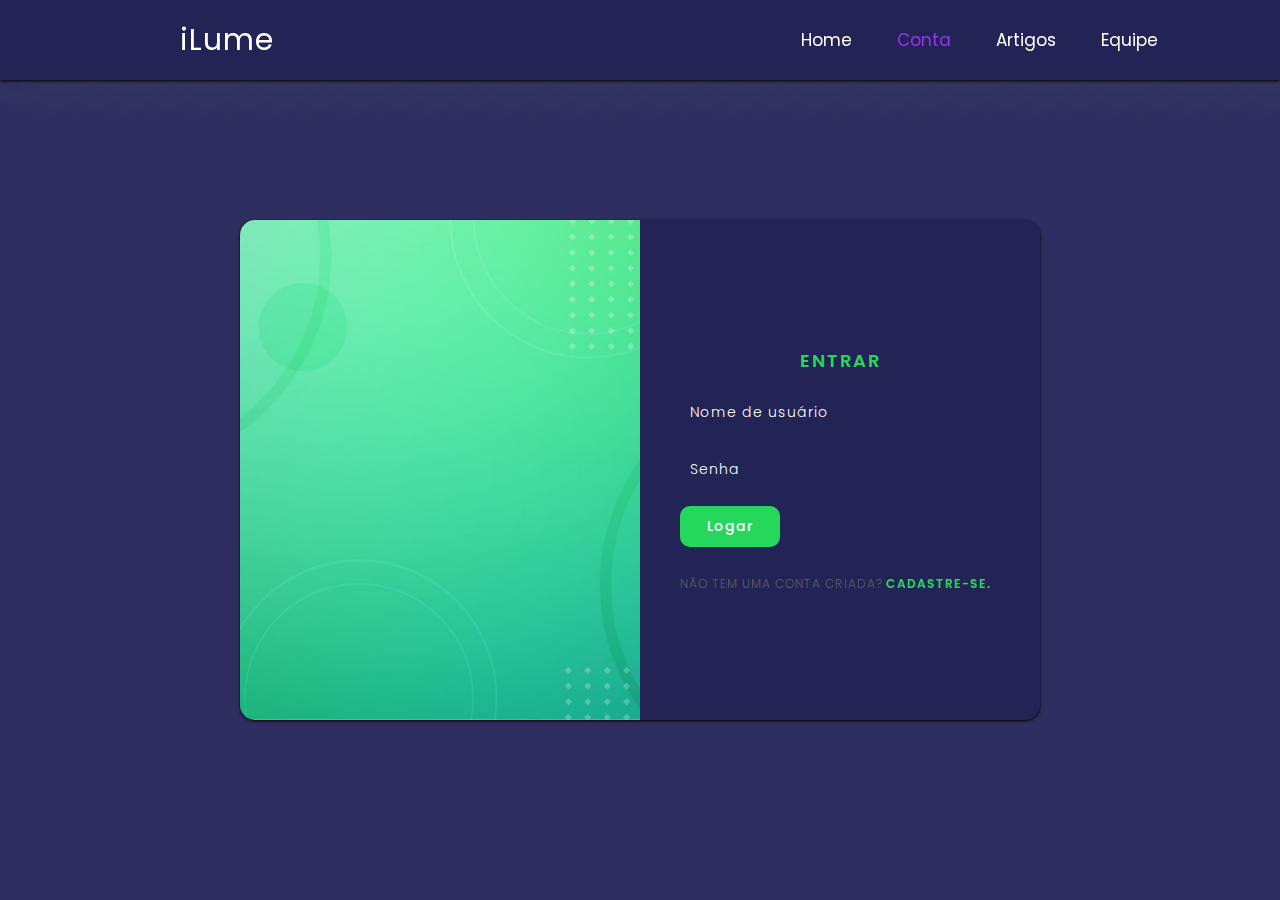
<file: conta.html>
<html>
<head>
  <meta charset="utf-8"> 
  <title> Conta </title>
  <link rel="stylesheet" href="_css/header.css">
  <link rel="stylesheet" href="_css/background.css">
  <link rel="stylesheet" href="_css/conta.css">
  <script src="_js/conta.js"></script>
</head>
<body>

<!-- Cabeçalho -->

<div class="nav">
  <div class="logo"> iLume </div>
  <div class="menu">
    <ul>
      <li><a href="index.html"> Home </a></li>
      <li><a href="#" style="color:#9932F5"> Conta </a></li>
      <li><a href="artigos.html"> Artigos </a></li>
      <li><a href="equipe.html"> Equipe </a></li>
    </ul>
  </div>
</div>

<!-- Registrar -->

<container>
  <div class="container">
    <div class="user reg">
      <div class="imgBx"><img src="_gallery/registrar.jpeg"></div>
      <div class="formBx">
        <div>
          <h2> Entrar </h2>
          <input type="text" id="reguser" placeholder="Nome de usuário">
          <input type="password" id="regpass" placeholder="Senha">
            <input type="button" value="Logar" onclick="registrar()">
            <p class="signup"> Não tem uma conta criada? <a href="#" onclick="toggleForm()"> Cadastre-se. </a></p>
        </div>
      </div>
    </div>

<!-- Cadastrar -->

  <div class="user cad">
      <div class="formBx">
        <div>
          <h2> Criar uma conta </h2>
          <input type="text" id="caduser" placeholder="Nome de usuário">
          <input type="text" id="email" placeholder="Endereço de email">
          <input type="password" id="cadpass" placeholder="Crie sua senha">
          <input type="password" id="cadfirm" placeholder="Confirme sua senha">
            <input type="button" value="Cadastrar" onclick="cadastrar()">
            <p class="signup"> Já tem uma conta criada? <a href="#" onclick="toggleForm()"> Entre. </a></p>
        </div>
      </div>
      <div class="imgBx"><img src="_gallery/cadastrar.jpeg"></div>
  </div>
  </div>
</container>

<!-- Luzes -->

<div class="parallax">
    <div class="luzes">
      <span style="--i:11;"></span>
      <span style="--i:12;"></span>
      <span style="--i:24;"></span>
      <span style="--i:10;"></span>
      <span style="--i:14;"></span>
      <span style="--i:23;"></span>
      <span style="--i:18;"></span>
      <span style="--i:16;"></span>
      <span style="--i:19;"></span>
      <span style="--i:20;"></span>
      <span style="--i:22;"></span>
      <span style="--i:25;"></span>
      <span style="--i:18;"></span>
      <span style="--i:21;"></span>
      <span style="--i:15;"></span>
      <span style="--i:13;"></span>
      <span style="--i:26;"></span>
      <span style="--i:17;"></span>
      <span style="--i:13;"></span>
      <span style="--i:26;"></span>
      <span style="--i:11;"></span>
      <span style="--i:12;"></span>
      <span style="--i:24;"></span>
      <span style="--i:10;"></span>
      <span style="--i:14;"></span>
      <span style="--i:23;"></span>
      <span style="--i:18;"></span>
      <span style="--i:16;"></span>
      <span style="--i:19;"></span>
      <span style="--i:20;"></span>
      <span style="--i:22;"></span>
      <span style="--i:25;"></span>
      <span style="--i:18;"></span>
      <span style="--i:21;"></span>
      <span style="--i:15;"></span>
      <span style="--i:13;"></span>
      <span style="--i:26;"></span>
      <span style="--i:17;"></span>
      <span style="--i:13;"></span>
      <span style="--i:26;"></span>
    </div>
</div>

</body>
</html>
</file>
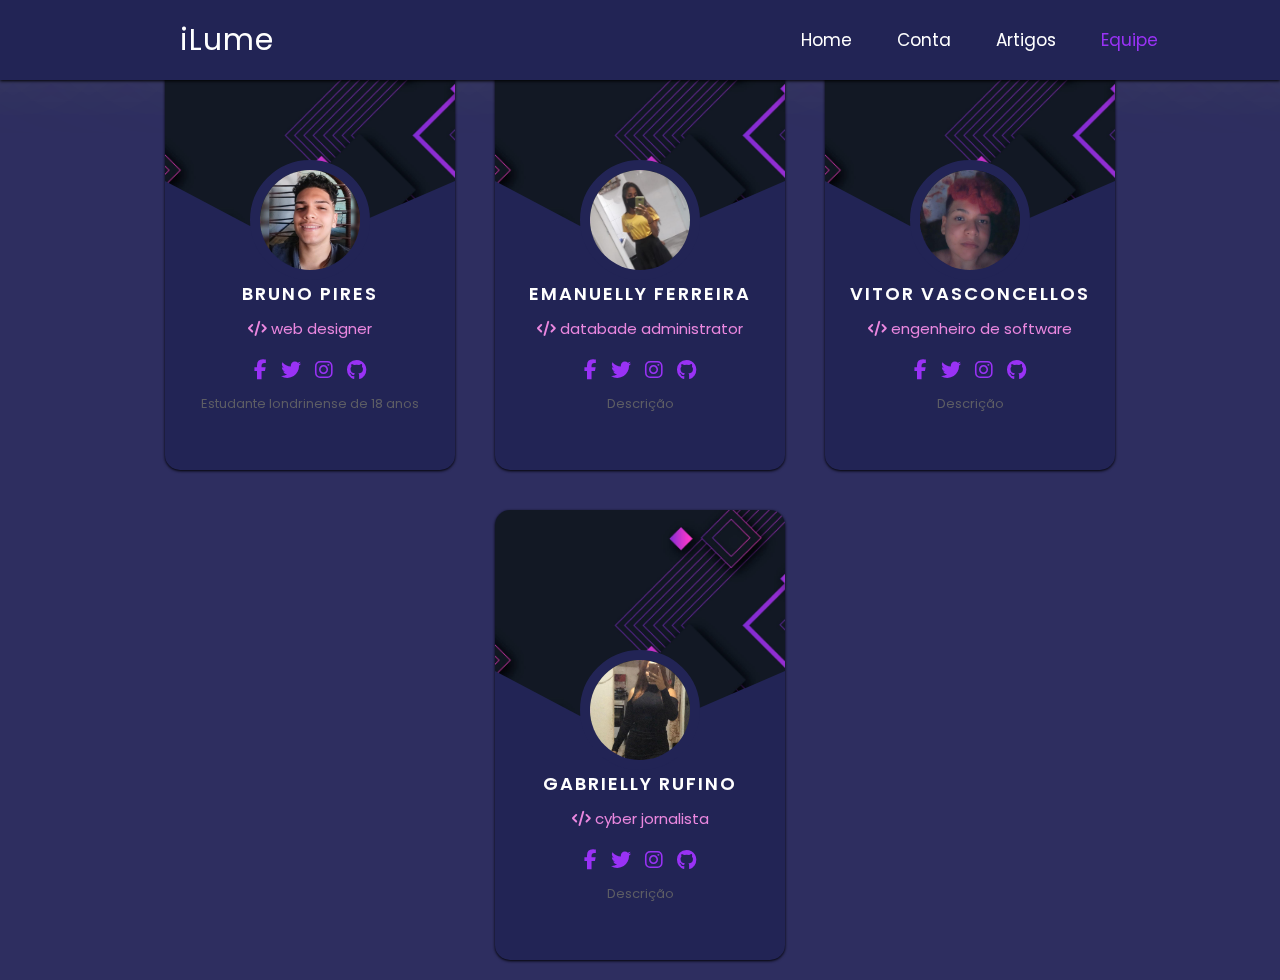
<file: equipe.html>
<html>
<head>
  <meta charset="utf-8"> 
  <title> Equipe </title>
  <link rel="stylesheet" href="_css/header.css">
  <link rel="stylesheet" href="_css/background.css">
  <link rel="stylesheet" href="_css/equipe.css">
  <link rel="stylesheet" href="https://cdnjs.cloudflare.com/ajax/libs/font-awesome/6.1.1/css/all.min.css">
</head>
<body>
    
<!-- Cabeçalho -->

<div class="nav">
  <div class="logo"> iLume </div>
  <div class="menu">
    <ul>
      <li><a href="index.html"> Home </a></li>
      <li><a href="conta.html" > Conta </a></li>
      <li><a href="artigos.html"> Artigos </a></li>
      <li><a href="#" style="color:#9932F5"> Equipe </a></li>
    </ul>
  </div>
</div>
    
<!-- Cartão - Bruno -->
    
<section class="container">

<div class="card">
<div class="imagem"> <img src="_gallery/imagem.jpeg" alt=""> </div>
  <div class="foto"> <img src="_gallery/foto1.jpg" alt=""> </div>
    <div class="info">
       <h3> Bruno Pires </h3> <span><i class="fas fa-code"></i> web designer </span>
        <div class="ícones">
          <a href="#" class="fab fa-facebook-f"></a>
          <a href="#" class="fab fa-twitter"></a>
          <a href="#" class="fab fa-instagram"></a>
          <a href="#" class="fab fa-github"></a>
        </div>
      <p> Estudante londrinense de 18 anos </p>
    </div>
</div>
    
<!-- Cartão - Emanuelly -->
    
<div class="card">
<div class="imagem"> <img src="_gallery/imagem.jpeg" alt=""> </div>
  <div class="foto"> <img src="_gallery/foto2.jpg" alt=""> </div>
    <div class="info">
      <h3> Emanuelly Ferreira </h3> <span><i class="fas fa-code"></i> databade administrator </span>
        <div class="ícones">
          <a href="#" class="fab fa-facebook-f"></a>
          <a href="#" class="fab fa-twitter"></a>
          <a href="#" class="fab fa-instagram"></a>
          <a href="#" class="fab fa-github"></a>
        </div>
      <p> Descrição </p>
    </div>
</div>
    
<!-- Cartão - Vitor -->
    
<div class="card">
  <div class="imagem"> <img src="_gallery/imagem.jpeg" alt=""> </div>
    <div class="foto"> <img src="_gallery/foto3.jpg" alt=""> </div>
      <div class="info">
        <h3> Vitor Vasconcellos </h3> <span><i class="fas fa-code"></i> engenheiro de software </span>
          <div class="ícones">
            <a href="#" class="fab fa-facebook-f"></a>
            <a href="#" class="fab fa-twitter"></a>
            <a href="#" class="fab fa-instagram"></a>
            <a href="#" class="fab fa-github"></a>
          </div>
        <p> Descrição </p>
      </div>
</div>
    
<!-- Cartão - Gabrielly -->
    
<div class="card">
  <div class="imagem"> <img src="_gallery/imagem.jpeg" alt=""> </div>
    <div class="foto"> <img src="_gallery/foto4.jpg" alt=""> </div>
      <div class="info">
        <h3> Gabrielly Rufino </h3> <span><i class="fas fa-code"></i> cyber jornalista </span>
          <div class="ícones">
            <a href="#" class="fab fa-facebook-f"></a>
            <a href="#" class="fab fa-twitter"></a>
            <a href="#" class="fab fa-instagram"></a>
            <a href="#" class="fab fa-github"></a>
          </div>
        <p> Descrição </p>
      </div>
</div>
    
<!-- Luzes -->

<div class="parallax">
    <div class="luzes">
      <span style="--i:11;"></span>
      <span style="--i:12;"></span>
      <span style="--i:24;"></span>
      <span style="--i:10;"></span>
      <span style="--i:14;"></span>
      <span style="--i:23;"></span>
      <span style="--i:18;"></span>
      <span style="--i:16;"></span>
      <span style="--i:19;"></span>
      <span style="--i:20;"></span>
      <span style="--i:22;"></span>
      <span style="--i:25;"></span>
      <span style="--i:18;"></span>
      <span style="--i:21;"></span>
      <span style="--i:15;"></span>
      <span style="--i:13;"></span>
      <span style="--i:26;"></span>
      <span style="--i:17;"></span>
      <span style="--i:13;"></span>
      <span style="--i:26;"></span>
      <span style="--i:11;"></span>
      <span style="--i:12;"></span>
      <span style="--i:24;"></span>
      <span style="--i:10;"></span>
      <span style="--i:14;"></span>
      <span style="--i:23;"></span>
      <span style="--i:18;"></span>
      <span style="--i:16;"></span>
      <span style="--i:19;"></span>
      <span style="--i:20;"></span>
      <span style="--i:22;"></span>
      <span style="--i:25;"></span>
      <span style="--i:18;"></span>
      <span style="--i:21;"></span>
      <span style="--i:15;"></span>
      <span style="--i:13;"></span>
      <span style="--i:26;"></span>
      <span style="--i:17;"></span>
      <span style="--i:13;"></span>
      <span style="--i:26;"></span>
    </div>
</div>
    
</body>
</html>
</file>
<file: _css/header.css>
/* Cabeçalho */

.nav{
  position: fixed;
  top: 0;
  left: 0;
  margin: 0;
  padding: 0;
  width: 100%;
  height: 80px;
  background-color: #222455;
  z-index: 15;
  box-shadow: 0 1px 3px #000;
}

/* iLume */

.logo{
  top:-100;
  letter-spacing: 1px;
  float: left;
  color: #fff;
  font-size: 30px;
  line-height: 80px;
  padding: 0 6em;
}

/* Navegações de página */

.menu{
  float: right;
  line-height: 80px;
  margin: 0 6em;
  font-size: 17px;
}

.menu ul{
  list-style: none;
}

.menu ul li{
  display: inline-block;
}

.menu ul li a{
  text-decoration: none;
  color: #fff;
  font-weight: 10px;
  padding: 0 20px;
}
</file>
<file: _css/background.css>
/* Cor de fundo */

body{
    background: #2E2E60;
}

/* Background fixo */

.parallax{ 
    top: 0;
    object-fit: cover;
    position: fixed;
    z-index: 1;
  }

/* Funcionalidades */

.luzes{
    position: relative;
    display: flex;
}

.luzes span{
    position: relative;
    margin: 0 4px;
    border-radius: 50%;
    width: 30px;
    height: 30px;
    animation: anima 15s linear infinite;
    animation-duration: calc(125s / var(--i));
    background: #8DC1E4;
    box-shadow: 0 0 0 10px #8DC1E444, 0 0 50px #8DC1E4, 0 0 100px #8DC1E4;
}

.luzes span:nth-child(even){
    background: #E0B720;
    box-shadow: 0 0 0 10px #E0B72044, 0 0 50px #E0B720, 0 0 100px #E0B720;
}

/* Animação */

@keyframes anima{
    0%{
        transform: translateY(100vh) scale(0);
    }
    100%{
        transform: translateY(-10vh) scale(1);
    }
}
  
/* Paleta de cores */

.paleta{
    color: #2E2E60;
    color: #222455;
    color: #E0B720;
    color: #8DC1E4;
    color: #25D85C;
    color: #F29247;
    color: #9932F5;
    color: #F4A2BE;
    color: #E83C6D;
    color: #5D5D64;
    color: #fff;
}
</file>
<file: _css/conta.css>
/* Importação de letras Google  */

@import url('https://fonts.googleapis.com/css2?family=Poppins:wght@200;300;400;500;600;700;800;900&display=swap');

*{
  margin: 0;
  padding: 0;
  box-sizing: border-box;
  font-family: 'Poppins', sans-serif;
}

/* Área do formulário */

container{
  position: relative;
  top: 65px;
  min-height: 90vh;
  display: flex;
  justify-content: center;
  align-items: center;
  padding: 20px;
  transition: 0.5;
}

container .container{
  position: relative;
  width: 800px;
  height: 500px;
  background: #222455;
  overflow: hidden;
  border-radius: 15px;
  box-shadow: 0 1px 3px #000;
  z-index: 10;
}

/* Itens dentro do formulário */

container .container .user{
  position: absolute;
  top: 0;
  left: 0;
  width: 100%;
  height: 100%;
  display: flex;
}

container .container .user .imgBx{
  position: relative;
  width: 50%;
  height: 100%;
  transition: 0.5;
}

container .container .user .imgBx img{
  position: absolute;
  top: 0;
  left: 0;
  width: 100%;
  height: 100%;
  object-fit: cover;
}

/* Cores dos itens - escritas */

container .container .user .formBx{
  position: relative;
  width: 50%;
  height: 100%;
  background: #222455;
  display: flex;
  justify-content: center;
  align-items: center;
  padding: 40px;
  transition: 0.5s; 
}

container .container .user .formBx input{
  width: 100%;
  padding: 10px;
  background: #222455;
  color: #fff;
  border: none;
  outline: none;
  box-shadow: none;
  font-size: 14px;
  margin: 8px 0;
  letter-spacing: 1px;
  font-weight: 300;
}

input::placeholder{
  color: #fff;
}

/* Cores dos itens - registrar título */

container .container .user .formBx h2{
  font-size: 18px;
  font-weight: 600;
  text-transform: uppercase;
  letter-spacing: 2px;
  text-align: center;
  width: 100%;
  margin-bottom: 10px;
  color: #25D85C;
}

/* Cores dos itens - cadastrar título */

container .container .user.cad .formBx h2{
  font-size: 18px;
  font-weight: 600;
  text-transform: uppercase;
  letter-spacing: 2px;
  text-align: center;
  width: 100%;
  margin-bottom: 10px;
  color: #F29247;
}

/* Cores dos itens - registrar botão */

container .container .user .formBx input[type="button"]{
  max-width: 100px;
  background: #25D85C;
  color: #fff;
  cursor: pointer;
  font-size: 14px;
  font-weight: 500;
  letter-spacing: 1px;
  transition: 0.5s;
  border-radius: 10px;
}

/* Animação - registrar botão */

container .container .user .formBx input[type="button"]{
  -webkit-transition-duration: 0.3s;
  transition-duration: 0.3s;
}

container .container .user .formBx input:hover[type="button"]{
  box-shadow: 0 0 8px #25D85C;
}

/* Animação - cadastrar botão */

container .container .user.cad .formBx input[type="button"]
{
  background: #F29247;
}

container .container .user.cad .formBx input[type="button"]{
  -webkit-transition-duration: 0.3s;
  transition-duration: 0.3s;
}

container .container .user.cad .formBx input:hover[type="button"]{
  box-shadow: 0 0 8px #F29247;
}

/* Cores dos itens - textinho */

container .container .user .formBx .signup{
  position: relative;
  margin-top: 20px;
  font-size: 12px;
  letter-spacing: 1px;
  color: #5D5D64;
  text-transform: uppercase;
  font-weight: 300;
}

/* Cores dos itens - botão de texto */

container .container .user .formBx .signup a{
  font-weight: 600;
  text-decoration: none;
  color: #25D85C;
}

container .container .user.cad .formBx .signup a{
  font-weight: 600;
  text-decoration: none;
  color: #F29247;
}

/* Itens dentro do formulário - códigos adicionais */

container .container .cad{
  pointer-events: none;
}

container .container.active .cad{
  pointer-events: initial;
}

container .container .cad .formBx{
  top: 100%;
}

container .container.active .cad .formBx{
  top: 0;
}

container .container .cad .imgBx{
  top: -100%;
  transition: 0.5s;
}

container .container.active .cad .imgBx{
  top: 0;
}

container .container .reg .formBx{
  top: 0;
  transition: 0.5;
}

container .container.active .reg .formBx{
  top: 100%;
}

container .container .reg .imgBx{
  top: 0;
}

container .container.active .reg .imgBx{
  top: -100%;
}

/* NÃO SEI OQUE FAZ */

@media (max-width: 991px){
  container .container{
    max-width: 400px;
  }
  container .container .imgBx{
    display: none;
  }
  container .container .user .formBx{
    width: 100%;
  }
  container .container.active .reg .formBx{
    top: -100%;
  }
}
</file>
<file: _css/equipe.css>
/* Importação de letras Google  */

@import url('https://fonts.googleapis.com/css2?family=Poppins:wght@200;300;400;500;600;700;800;900&display=swap');
*{
  margin: 0;
  padding: 0;
  box-sizing: border-box;
  font-family: 'Poppins', sans-serif;
}

/* BEVG */

h1{ 
  margin-top: 85px;
  font-size: 45px;
  font-weight: 600;
  letter-spacing: 2px;
  text-align: center;
  width: 100%;
  margin-bottom: 10px;
  color: #fff;
}

/* Área dos cartões */

.container{
  display: flex;
  justify-content: center;
  flex-wrap: wrap;
}

/* Cartões */

.card{
  height: 450px;
  width: 290px;
  margin: 20px;
  box-shadow: 0 1px 3px #000;
  border-radius: 15px;
  overflow: hidden;
  text-align: center;
  background-color: #222455;
  z-index: 10;
}

/* Cartões - imagem */

.card .imagem img{
  width: 100%;
  height: 230px;
  object-fit: cover;
  clip-path: polygon(0 0, 100% 0%, 100% 70%, 45% 100%, 0 70%);
}

/* Cartões - fotos */

.card .foto img{
  height: 120px;
  width: 120px;
  border-radius: 50%;
  border: 10px solid #222455;;
  margin-top: -90px;
  position: relative;
}

/* Cartões - nomes */

.card .info h3{
  font-size: 18px;
  font-weight: 600;
  text-transform: uppercase;
  letter-spacing: 2px;
  text-align: center;
  width: 100%;
  margin-bottom: 10px;
  color: #fff;
}

/* Cartões - função */

.card .info span{
  font-size: 15px;
  color: #EA87DF;
}

/* Cartões - textinho */

.card .info p{
  font-size: 13px;
  padding: 10px 20px;
  color: #5D5D64;
}

/* Cartões - rede social */

.card .info .ícones a{
  font-size: 20px;
  text-decoration: none;
  color: #9932F5; 
  margin-top: 20px;
  padding: 0 5px;
}

.card .info .ícones a:hover{
  color: #EA87DF;
}
</file>
